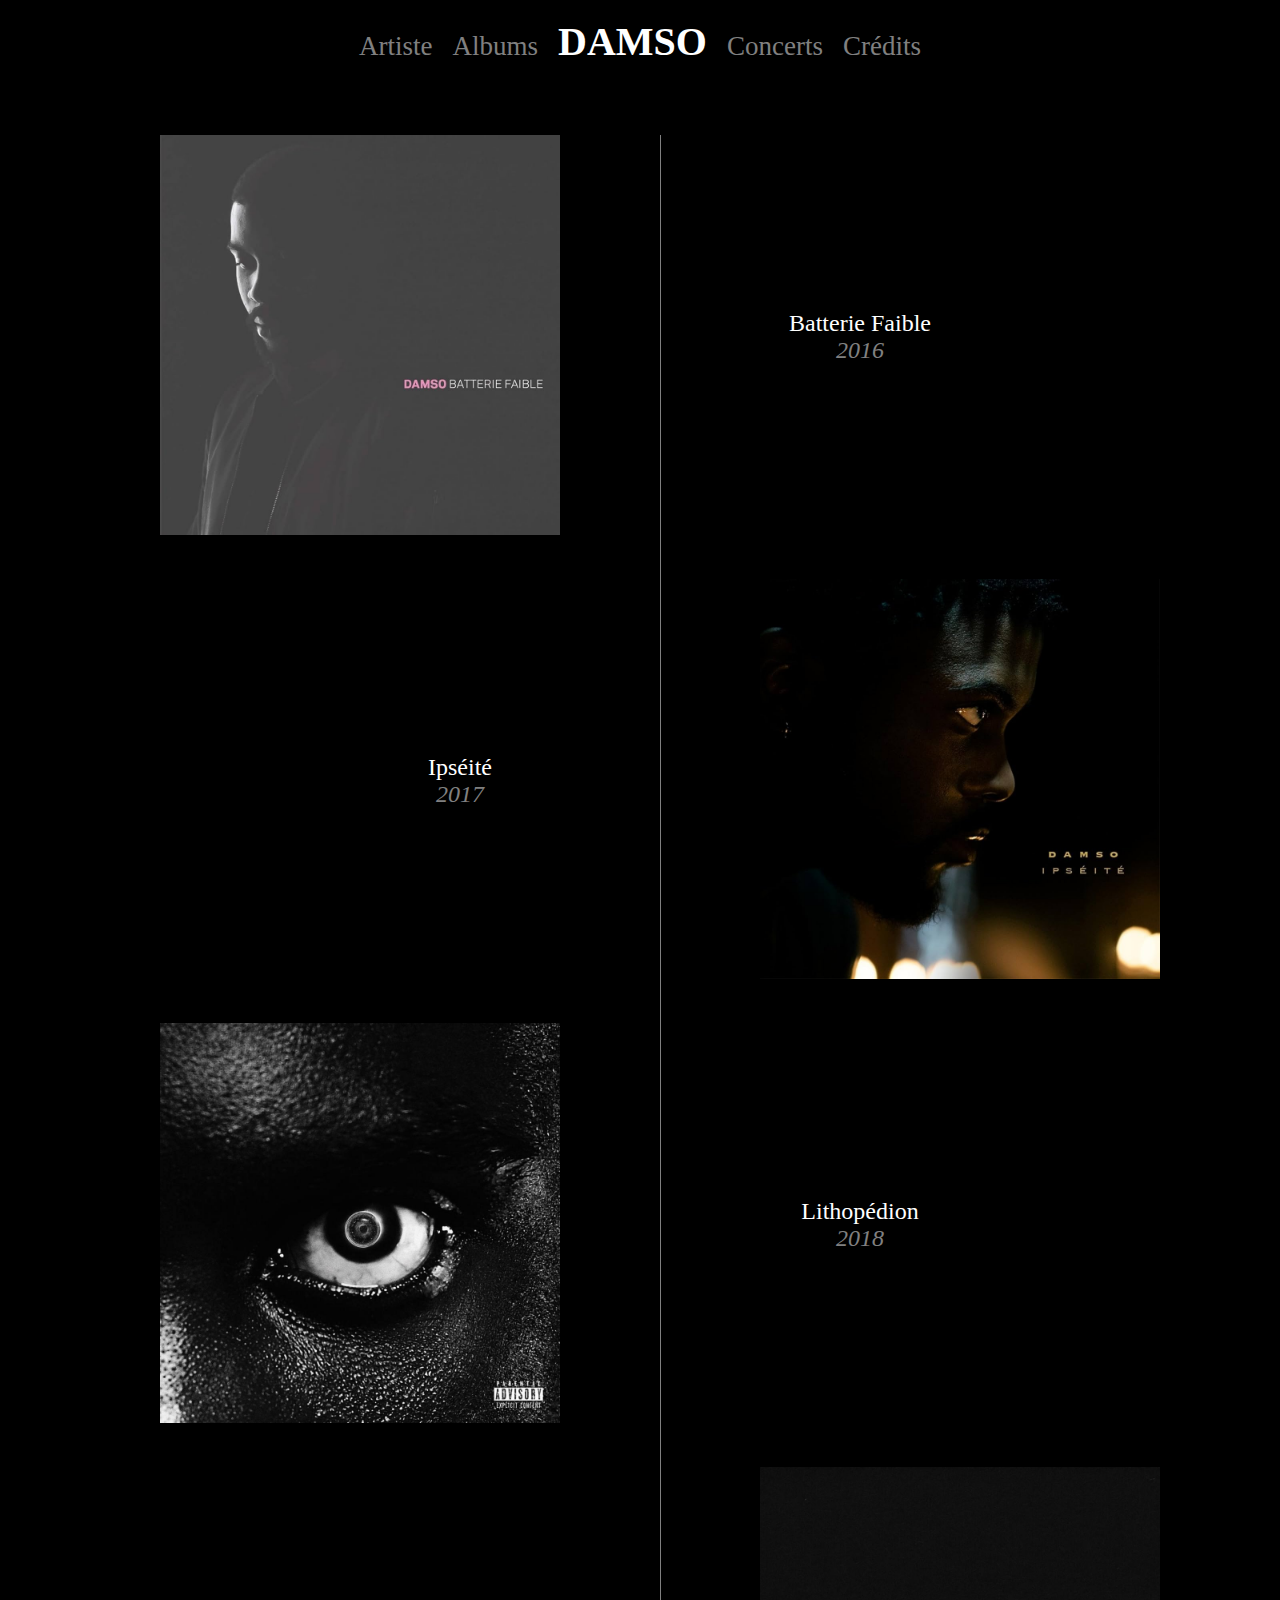
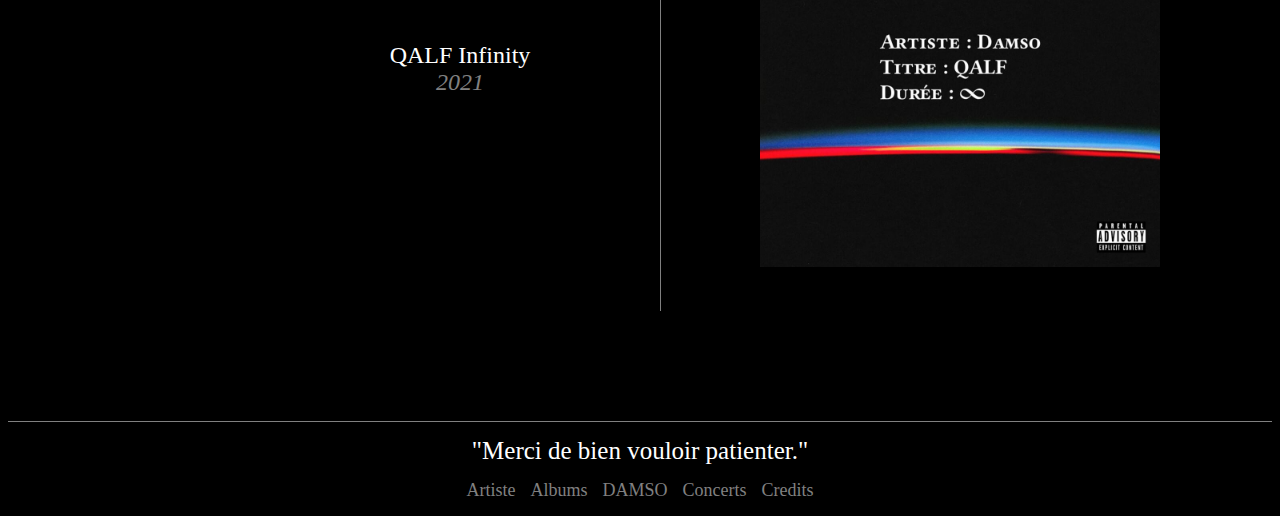
<file: album.html>
<!DOCTYPE html>
<html lang="en">
<head>
    <meta charset="UTF-8">
    <meta name="viewport" content="width=device-width, initial-scale=1.0">
    <title>Document</title>
    <link rel="stylesheet" href="../css/navbar.css">
    <link rel="stylesheet" href="../css/album.css">
    <link rel="stylesheet" href="../css/footer.css">
</head>
<body>
    <nav>
        <div id="navbar-wrapper">
            <div id="navbar-container">
                <a href="artist.html"><div class="navbar-element">Artiste</div></a>
                <a href="album.html"><div class="navbar-element">Albums</div></a>
                <a href="index.html"><div class="navbar-element" id="navbar-active">DAMSO</div></a>
                <a href="tour.html"><div class="navbar-element">Concerts</div></a>
                <a href="credits.html"><div class="navbar-element">Crédits</div></a>
            </div>
        </div>
    </nav>

    <div id="album-wrapper">
        <div id="album-container">

            <div class="bloc bloc-left">
                <div class="bloc-img">
                    <a href="https://open.spotify.com/intl-fr/album/4beTtJKeg3ITJsiVuxkiV0?si=8f2609ad66a94e98">
                        <img src="./img/batterie_faible.jpg" alt="Batterie Faible">
                    </a>
            </div>
                <div class="bloc-text">
                    <div class="bloc-title">Batterie Faible</div>
                    <div class="bloc-release">2016</div>
                </div>
                <div class="separator"></div>
            </div>

            <div class="bloc bloc-right">
                <div class="bloc-img">
                    <a href="https://open.spotify.com/intl-fr/album/7ovdjtmV0Bkm4Xb4pqtrZt?si=SvYWcNiwQTmHHa_AetQ2kA"><img src="./img/ipséité.jpg" alt="Ipséité"></a>
                </div>
                <div class="bloc-text">
                    <div class="bloc-title">Ipséité</div>
                    <div class="bloc-release">2017</div>
                </div>
                <div class="separator"></div>
            </div>

            <div class="bloc bloc-left">
                <div class="bloc-img">
                    <a href="https://open.spotify.com/intl-fr/album/2zgjFPyhn0cMxKzW2IiGUT?si=3Uj_T0-fQwWWwRTfV_m-0A"><img src="./img/lithopédion.jpg" alt="Lithopédion"></a>
                </div>
                <div class="bloc-text">
                    <div class="bloc-title">Lithopédion</div>
                    <div class="bloc-release">2018</div>
                </div>
                <div class="separator"></div>
            </div>

            <div class="bloc bloc-right">
                <div class="bloc-img">
                    <a href="https://open.spotify.com/intl-fr/album/5Sb84P0BZuvCnYV0xJcNT1?si=LDDt0RI7RdaQONP-tgeu3Q"><img src="./img/qalf.jpg" alt="QALF"></a>
                </div>
                <div class="bloc-text">
                    <div class="bloc-title">QALF Infinity</div>
                    <div class="bloc-release">2021</div>
                </div>
                <div class="separator"></div>
            </div>

        </div>
    </div>

    <footer>
        <div id="footer-wrapper">
            <div id="footer-container">
                    <div class="footer-title">"Merci de bien vouloir patienter."</div>
                    <div id="credits-bloc">
                        <a href="artist.html"><div class="Credits">Artiste</div></a>
                        <a href="album.html"><div class="Credits">Albums</div></a>
                        <a href="index.html"><div class="Credits">DAMSO</div></a>
                        <a href="tour.html"><div class="Credits">Concerts</div></a>
                        <a href="credits.html"><div class="Credits">Credits</div></a>
                    </div>
                </div>
            </div>
        </div>
    </footer>
    
</body>
</html>
</file>
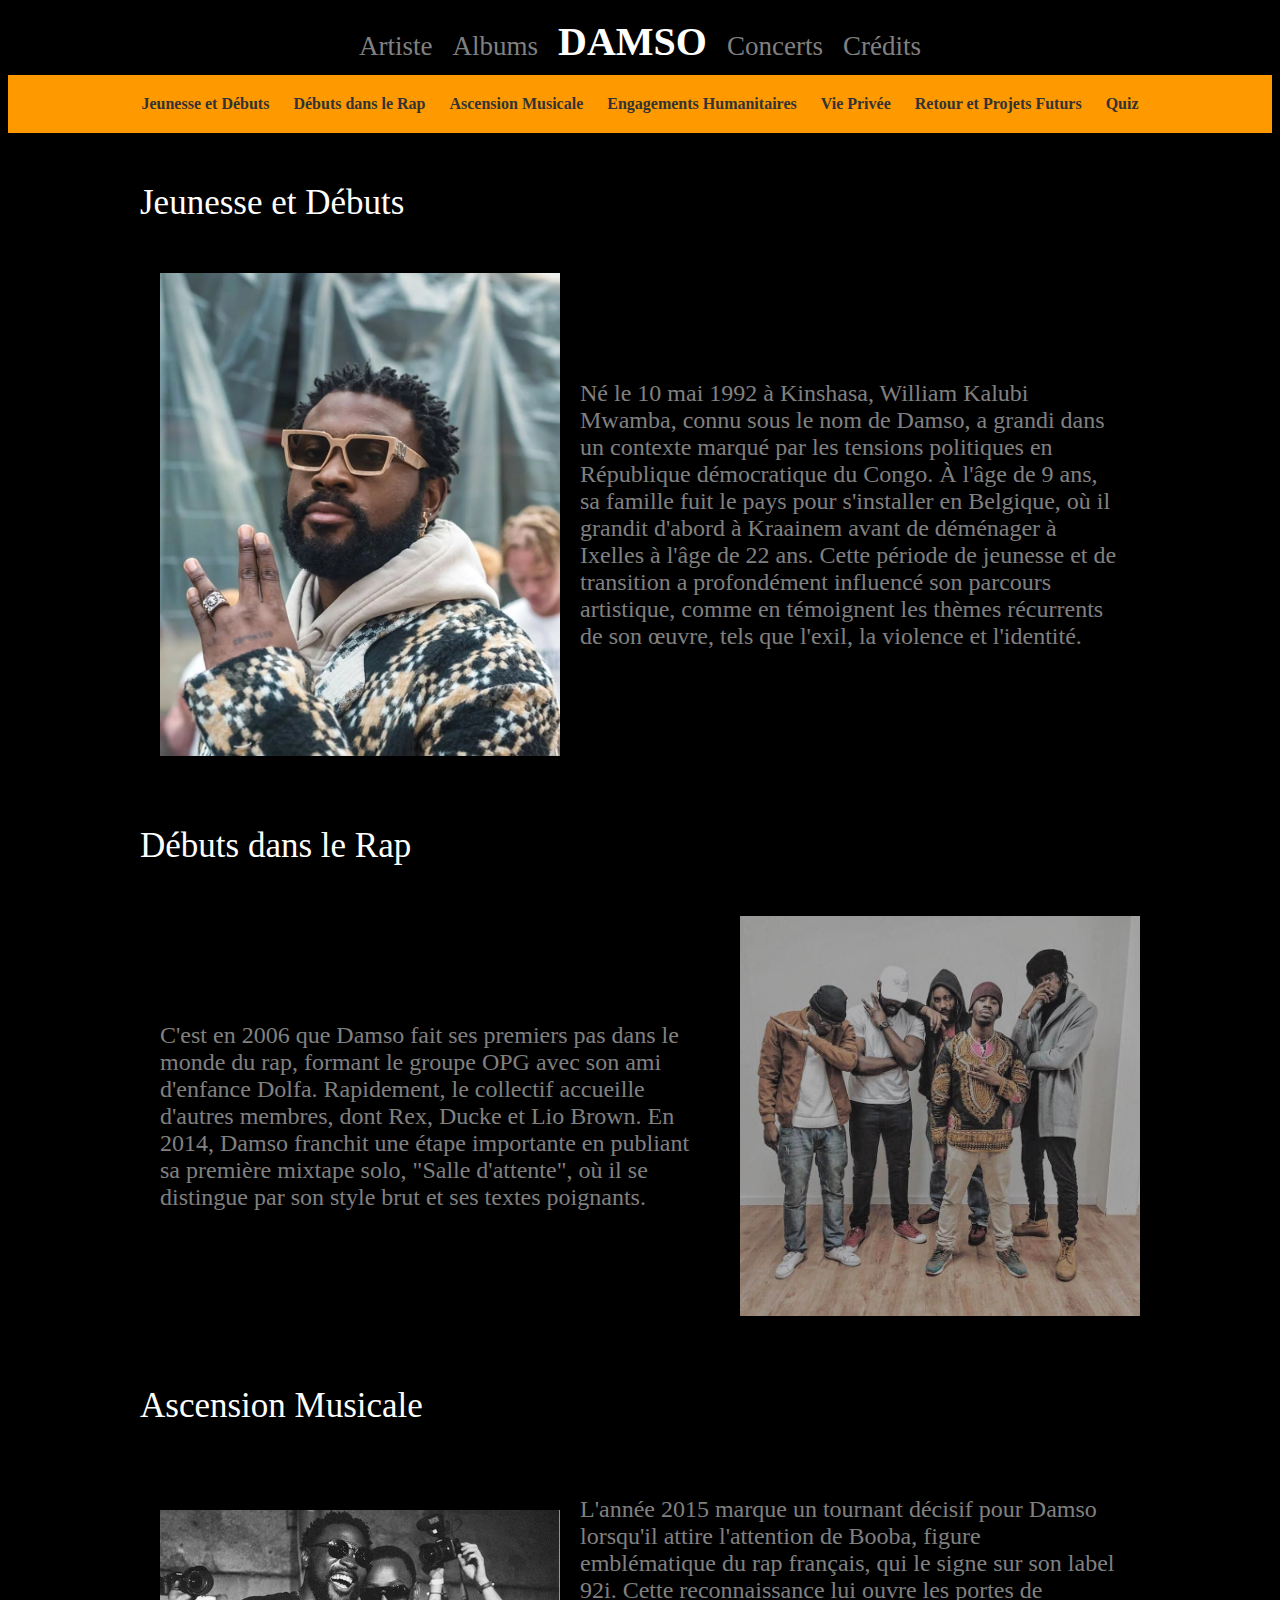
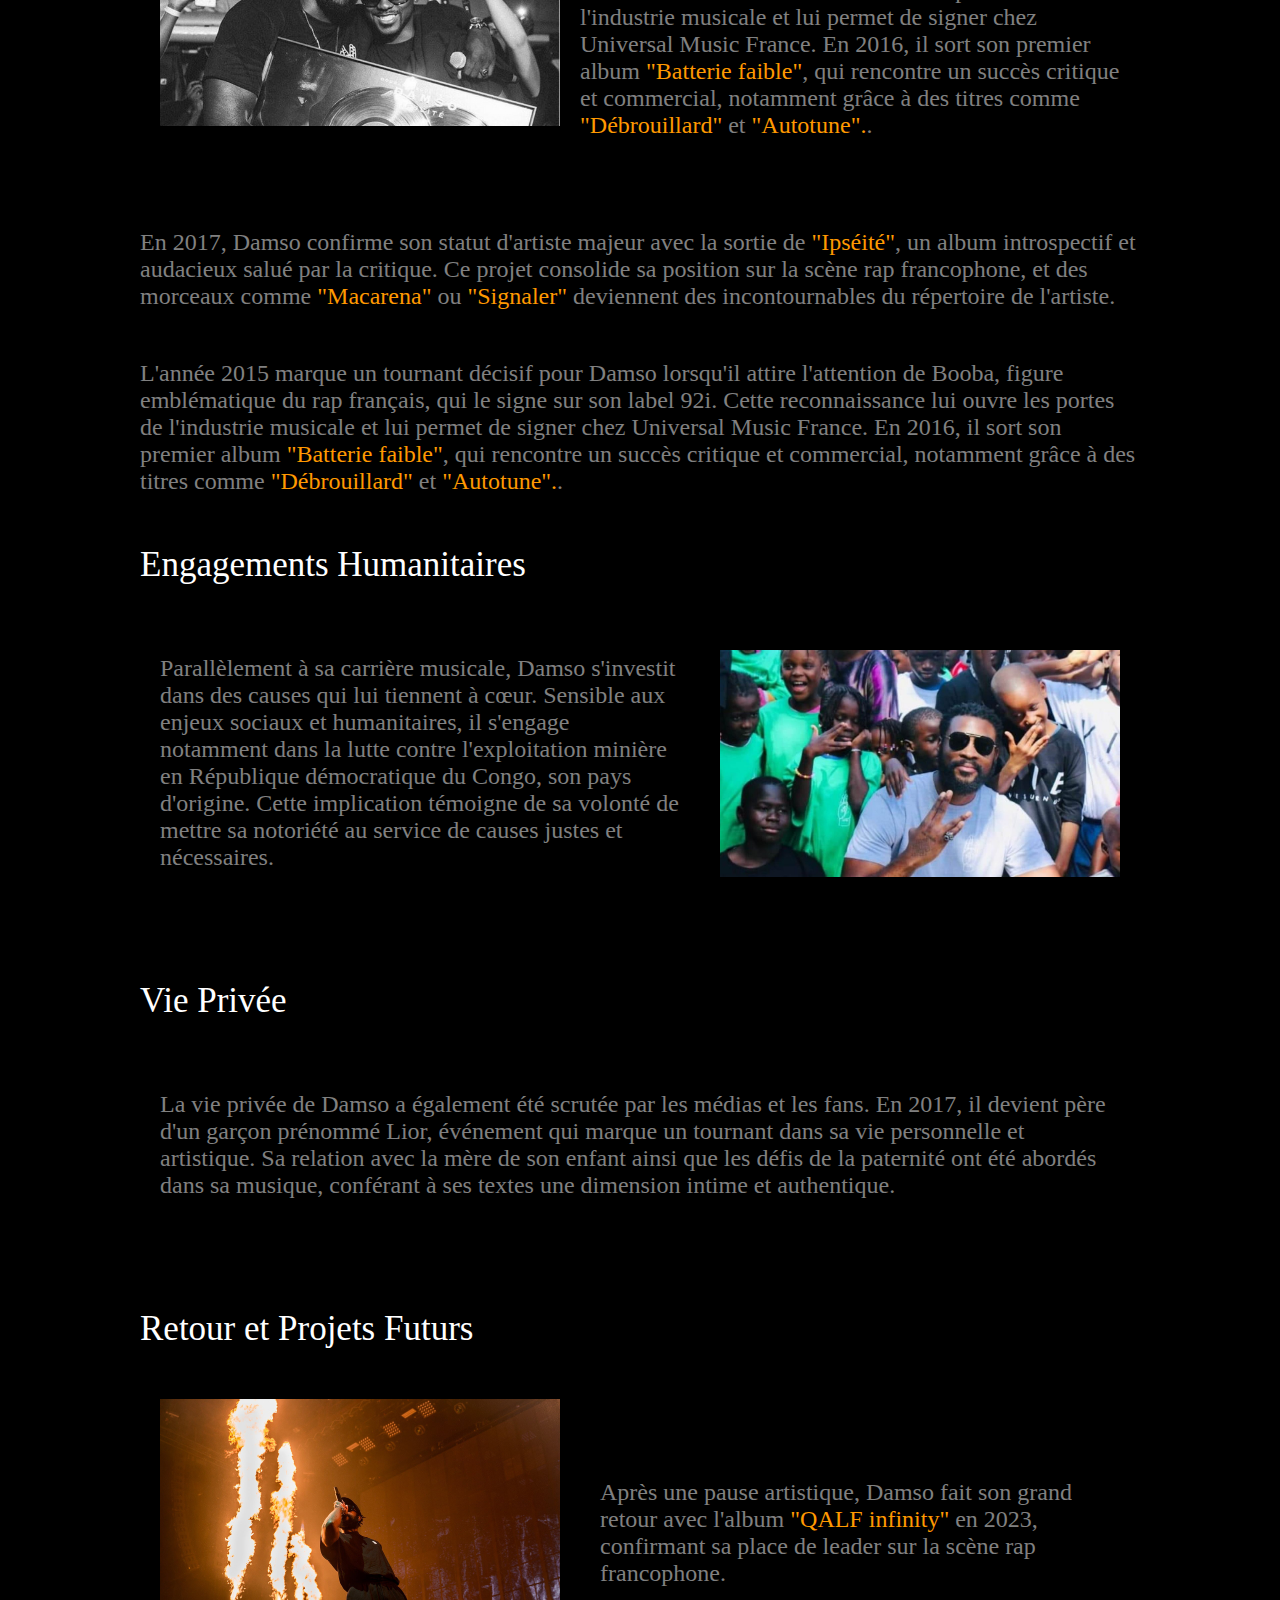
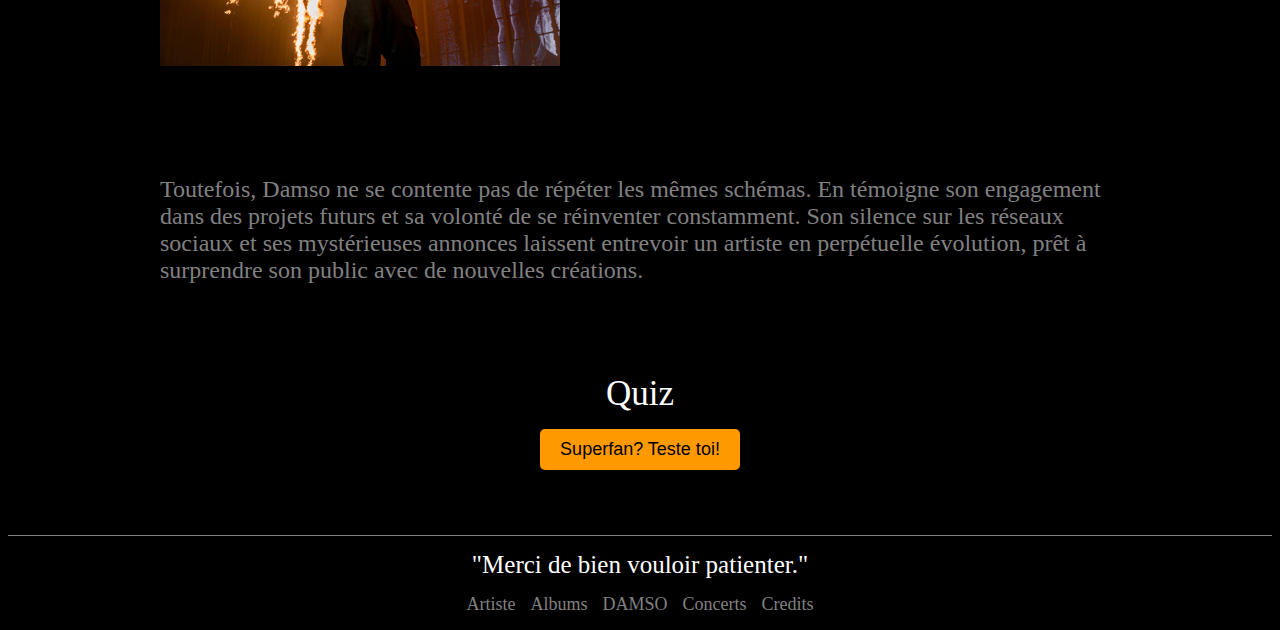
<file: artist.html>
<!DOCTYPE html>
<html lang="fr">
<head>
    <meta charset="UTF-8">
    <title>Damso : L'artiste</title>
    <link rel="preconnect" href="https://fonts.googleapis.com">
    <link rel="preconnect" href="https://fonts.gstatic.com" crossorigin>
    <link href="https://fonts.googleapis.com/css2?family=Patua+One&display=swap" rel="stylesheet">
    <link rel="stylesheet" href="../css/artist.css">
    <link rel="stylesheet" href="../css/navbar.css">
    <link rel="stylesheet" href="../css/footer.css">
</head>
<body>

    <nav>
        <div id="navbar-wrapper">
            <div id="navbar-container">
                <a href="artist.html"><div class="navbar-element">Artiste</div></a>
                <a href="album.html"><div class="navbar-element">Albums</div></a>
                <a href="index.html"><div class="navbar-element" id="navbar-active">DAMSO</div></a>
                <a href="tour.html"><div class="navbar-element">Concerts</div></a>
                <a href="credits.html"><div class="navbar-element">Crédits</div></a>
            </div>
        </div>
    </nav>
    <div id="sommaire">
        <a href="#jeunesse-et-debuts">Jeunesse et Débuts</a>
        <a href="#debuts-dans-le-rap">Débuts dans le Rap</a>
        <a href="#ascension-musicale">Ascension Musicale</a>
        <a href="#engagements-humanitaires">Engagements Humanitaires</a>
        <a href="#vie-privee">Vie Privée</a>
        <a href="#retour-et-projets-futurs">Retour et Projets Futurs</a>
        <a href="#quiz">Quiz</a>
    </div> 
    <div id="artist-wrapper">
        <div id="artist-container">
            
            <div class="Title" id="jeunesse-et-debuts">Jeunesse et Débuts</div>
            <div class="bloc">
                <img src="img/damso1.jpg" alt="Damso">
                <div class="Text">
                    Né le 10 mai 1992 à Kinshasa, William Kalubi Mwamba, connu sous le nom de Damso, 
                    a grandi dans un contexte marqué par les tensions politiques en République 
                    démocratique du Congo. À l'âge de 9 ans, sa famille fuit le pays pour 
                    s'installer en Belgique, où il grandit d'abord à Kraainem avant de déménager 
                    à Ixelles à l'âge de 22 ans. Cette période de jeunesse et de transition a 
                    profondément influencé son parcours artistique, comme en témoignent les thèmes
                        récurrents de son œuvre, tels que l'exil, la violence et l'identité.
                </div>
            </div>
            <div class="Title"id="debuts-dans-le-rap">Débuts dans le Rap</div>
            <div class="bloc">
                
                <div class="Text">
                    C'est en 2006 que Damso fait ses premiers pas dans le monde du rap, formant le
                    groupe OPG avec son ami d'enfance Dolfa. Rapidement, le collectif accueille 
                    d'autres membres, dont Rex, Ducke et Lio Brown. En 2014, Damso franchit une 
                    étape importante en publiant sa première mixtape solo, 
                    "Salle d'attente", où il se distingue par son style brut et ses textes 
                    poignants.
                </div>
                <img src="img/opg.jpg" alt="OPG">
            </div>
            <div class="Title" id="ascension-musicale">Ascension Musicale</div>

            <div class="bloc">
                <img src="img/disquedor.jpg" alt="Disque d'or">
                <div class="Text">
                    L'année 2015 marque un tournant décisif pour Damso lorsqu'il attire l'attention
                    de Booba, figure emblématique du rap français, qui le signe sur son label 92i.
                    Cette reconnaissance lui ouvre les portes de l'industrie musicale et lui 
                    permet de signer chez Universal Music France. En 2016, il sort son premier
                    album <a href="https://open.spotify.com/intl-fr/album/4beTtJKeg3ITJsiVuxkiV0?si=d63bf963f9e44b34" target="_blank">"Batterie faible"</a>, 
                    qui rencontre un succès critique et commercial, notamment grâce à des titres 
                    comme <a href="https://open.spotify.com/intl-fr/track/6mh0eQxRc5QFbffaC9zlVl?si=e951149f34294b2b">"Débrouillard" </a> et 
                    <a href="https://open.spotify.com/intl-fr/track/1H7hJnHjlOgb2IOuBgy3Ec?si=bd8133a26d2748e9">"Autotune".</a>.
                </div>
                
            </div>
            <div class="Text">
                En 2017, Damso confirme son statut d'artiste majeur avec la sortie de 
                <a href="https://open.spotify.com/intl-fr/album/7ovdjtmV0Bkm4Xb4pqtrZt?si=74de1dd156f64dce" target="_blank">"Ipséité"</a>,
                un album introspectif et audacieux salué par la critique. Ce projet
                consolide sa position sur la scène rap francophone, et des 
                morceaux comme <a href="https://open.spotify.com/intl-fr/track/2ewjMyCbNv2X1dB2qIDCwD?si=60e758a0f0ab4201" target="_blank">"Macarena"</a> ou 
                <a href="https://open.spotify.com/intl-fr/track/0z0izoGFPCoPJKFi41azyb?si=2abf37a7ce5c4902" target="_blank">"Signaler"</a>
                deviennent des incontournables du répertoire de l'artiste.
            </div>
            <div class="Text">
                L'année 2015 marque un tournant décisif pour Damso lorsqu'il attire l'attention
                de Booba, figure emblématique du rap français, qui le signe sur son label 92i.
                Cette reconnaissance lui ouvre les portes de l'industrie musicale et lui 
                permet de signer chez Universal Music France. En 2016, il sort son premier
                album <a href="https://open.spotify.com/intl-fr/album/4beTtJKeg3ITJsiVuxkiV0?si=d63bf963f9e44b34" target="_blank">"Batterie faible"</a>, 
                qui rencontre un succès critique et commercial, notamment grâce à des titres 
                comme <a href="https://open.spotify.com/intl-fr/track/6mh0eQxRc5QFbffaC9zlVl?si=e951149f34294b2b">"Débrouillard" </a> et 
                <a href="https://open.spotify.com/intl-fr/track/1H7hJnHjlOgb2IOuBgy3Ec?si=bd8133a26d2748e9">"Autotune".</a>.
            </div>
            <div class="Title" id="engagements-humanitaires">Engagements Humanitaires</div>

            <div class="bloc">
                <div class="bloc">
                    <div class="Text">
                        Parallèlement à sa carrière musicale, Damso s'investit dans des causes qui lui tiennent à cœur. 
                        Sensible aux enjeux sociaux et humanitaires, il s'engage notamment dans la lutte contre l'exploitation
                        minière en République démocratique du Congo, son pays d'origine. Cette implication témoigne de sa volonté 
                        de mettre sa notoriété au service de causes justes et nécessaires.
                    </div>
                    <img src="img/engagement.jpg" alt="Engagement Damso">
                </div>
            </div>
            <div class="Title" id="vie-privee">Vie Privée</div>
            <div class="bloc">
                <div class="bloc">
                    <div class="Text">
                        La vie privée de Damso a également été scrutée par les médias et les fans. En 2017,
                         il devient père d'un garçon prénommé Lior, événement qui marque un tournant dans sa
                          vie personnelle et artistique. Sa relation avec la mère de son enfant ainsi que les
                           défis de la paternité ont été abordés dans sa musique, conférant à ses textes une
                            dimension intime et authentique.
                    </div>
                </div>
            </div>

            <div class="Title" id="retour-et-projets-futurs">Retour et Projets Futurs</div>
            <div class="bloc">
                <div class="bloc">
                    <img src="img/damso2.jpg" alt="Damso">
                    
                    <div class="Text">
                        Après une pause artistique, Damso fait son grand retour avec l'album 
                        <a href="https://open.spotify.com/intl-fr/album/5Sb84P0BZuvCnYV0xJcNT1?si=5bf1f39e84a544d6 " target="_blank">"QALF infinity"</a>
                         en 2023, confirmant sa place de leader sur la scène rap francophone.
                    </div>
                    
                </div>
                
            </div>
            <div class="bloc">
                <div class="Text">
                    Toutefois, Damso ne se contente pas de répéter les mêmes schémas. En témoigne son engagement
                    dans des projets futurs et sa volonté de se réinventer constamment. Son silence sur les réseaux
                    sociaux et ses mystérieuses annonces laissent entrevoir un artiste en perpétuelle évolution,
                    prêt à surprendre son public avec de nouvelles créations.
                </div>
            </div>
        </div>
    </div>

    <div id="quiz-section">
        <div class="Title" id="quiz"> Quiz</div>
        <button id="start-quiz-btn">Superfan? Teste toi! </button>
        <div id="quiz-popup" style="display: none;">
            <p>Le quiz va débuter dans <span id="countdown">3</span> secondes...</p>
        </div>
        <div id="quiz-wrapper" style="display: none;">
            <h2>Teste tes connaissances sur Damso</h2>
            <form id="quiz-form">
                <div class="user-info">
                    <label for="username">Nom :</label>
                    <input type="text" id="username" name="username" required>
                </div>
                <div class="user-info">
                    <label for="email">Email :</label>
                    <input type="email" id="email" name="email" required>
                </div>
                <div class="quiz-question">
                    <p>Quand est né Damso ?</p>
                    <input type="radio" id="q1a" name="question1" value="10 mai 1992">
                    <label for="q1a">10 mai 1992</label><br>
                    <input type="radio" id="q1b" name="question1" value="15 juin 1993">
                    <label for="q1b">15 juin 1993</label><br>
                    <input type="radio" id="q1c" name="question1" value="20 juillet 1991">
                    <label for="q1c">20 juillet 1991</label>
                </div>
                <div class="quiz-question">
                    <p>Quel est le titre de son premier album ?</p>
                    <input type="radio" id="q2a" name="question2" value="Batterie faible">
                    <label for="q2a">Batterie faible</label><br>
                    <input type="radio" id="q2b" name="question2" value="Ipséité">
                    <label for="q2b">Ipséité</label><br>
                    <input type="radio" id="q2c" name="question2" value="QALF">
                    <label for="q2c">QALF</label>
                </div>
                <div class="quiz-question">
                    <p>En quelle année a-t-il rejoint le label 92i ?</p>
                    <input type="radio" id="q3a" name="question3" value="2013">
                    <label for="q3a">2013</label><br>
                    <input type="radio" id="q3b" name="question3" value="2015">
                    <label for="q3b">2015</label><br>
                    <input type="radio" id="q3c" name="question3" value="2017">
                    <label for="q3c">2017</label>
                </div>
                <div class="quiz-question">
                    <p>Quelle chanson de l'album "Ipséité" a connu un grand succès ? (choisissez tout ce qui s'applique)</p>
                    <input type="checkbox" id="q4a" name="question4" value="Macarena">
                    <label for="q4a">Macarena</label><br>
                    <input type="checkbox" id="q4b" name="question4" value="Mosaïque Solitaire">
                    <label for="q4b">Mosaïque Solitaire</label><br>
                    <input type="checkbox" id="q4c" name="question4" value="Signaler">
                    <label for="q4c">Signaler</label>
                </div>
                <div class="quiz-question">
                    <p>Quelle est une des thématiques récurrentes dans les œuvres de Damso ?</p>
                    <select id="question5" name="question5">
                        <option value="Joie de vivre">Joie de vivre</option>
                        <option value="Féminisme">Féminisme</option>
                        <option value="Fête">Fête</option>
                        <option value="Identité">Identité</option>
                    </select>
                </div>
                <div class="quiz-question">
                    <p>Combien de membres composent le groupe OPG formé par Damso ?</p>
                    <input type="number" id="question6" name="question6" min="1" max="10">
                </div>
                <button type="submit">Soumettre</button>
            </form>
            <div id="quiz-result"></div>
        </div>
        <div id="quiz-timer" style="display: none;">Temps restant : <span id="time-left">60</span> secondes</div>
    </div>
    
    <script src="../js/quiz.js"></script>

    <footer>
        <div id="footer-wrapper">
            <div id="footer-container">
                    <div class="footer-title">"Merci de bien vouloir patienter."</div>
                    <div id="credits-bloc">
                        <a href="artist.html"><div class="Credits">Artiste</div></a>
                        <a href="album.html"><div class="Credits">Albums</div></a>
                        <a href="index.html"><div class="Credits">DAMSO</div></a>
                        <a href="tour.html"><div class="Credits">Concerts</div></a>
                        <a href="credits.html"><div class="Credits">Credits</div></a>
                    </div>
                </div>
            </div>
        </div>
    </footer>
</body>
</html>
</file>
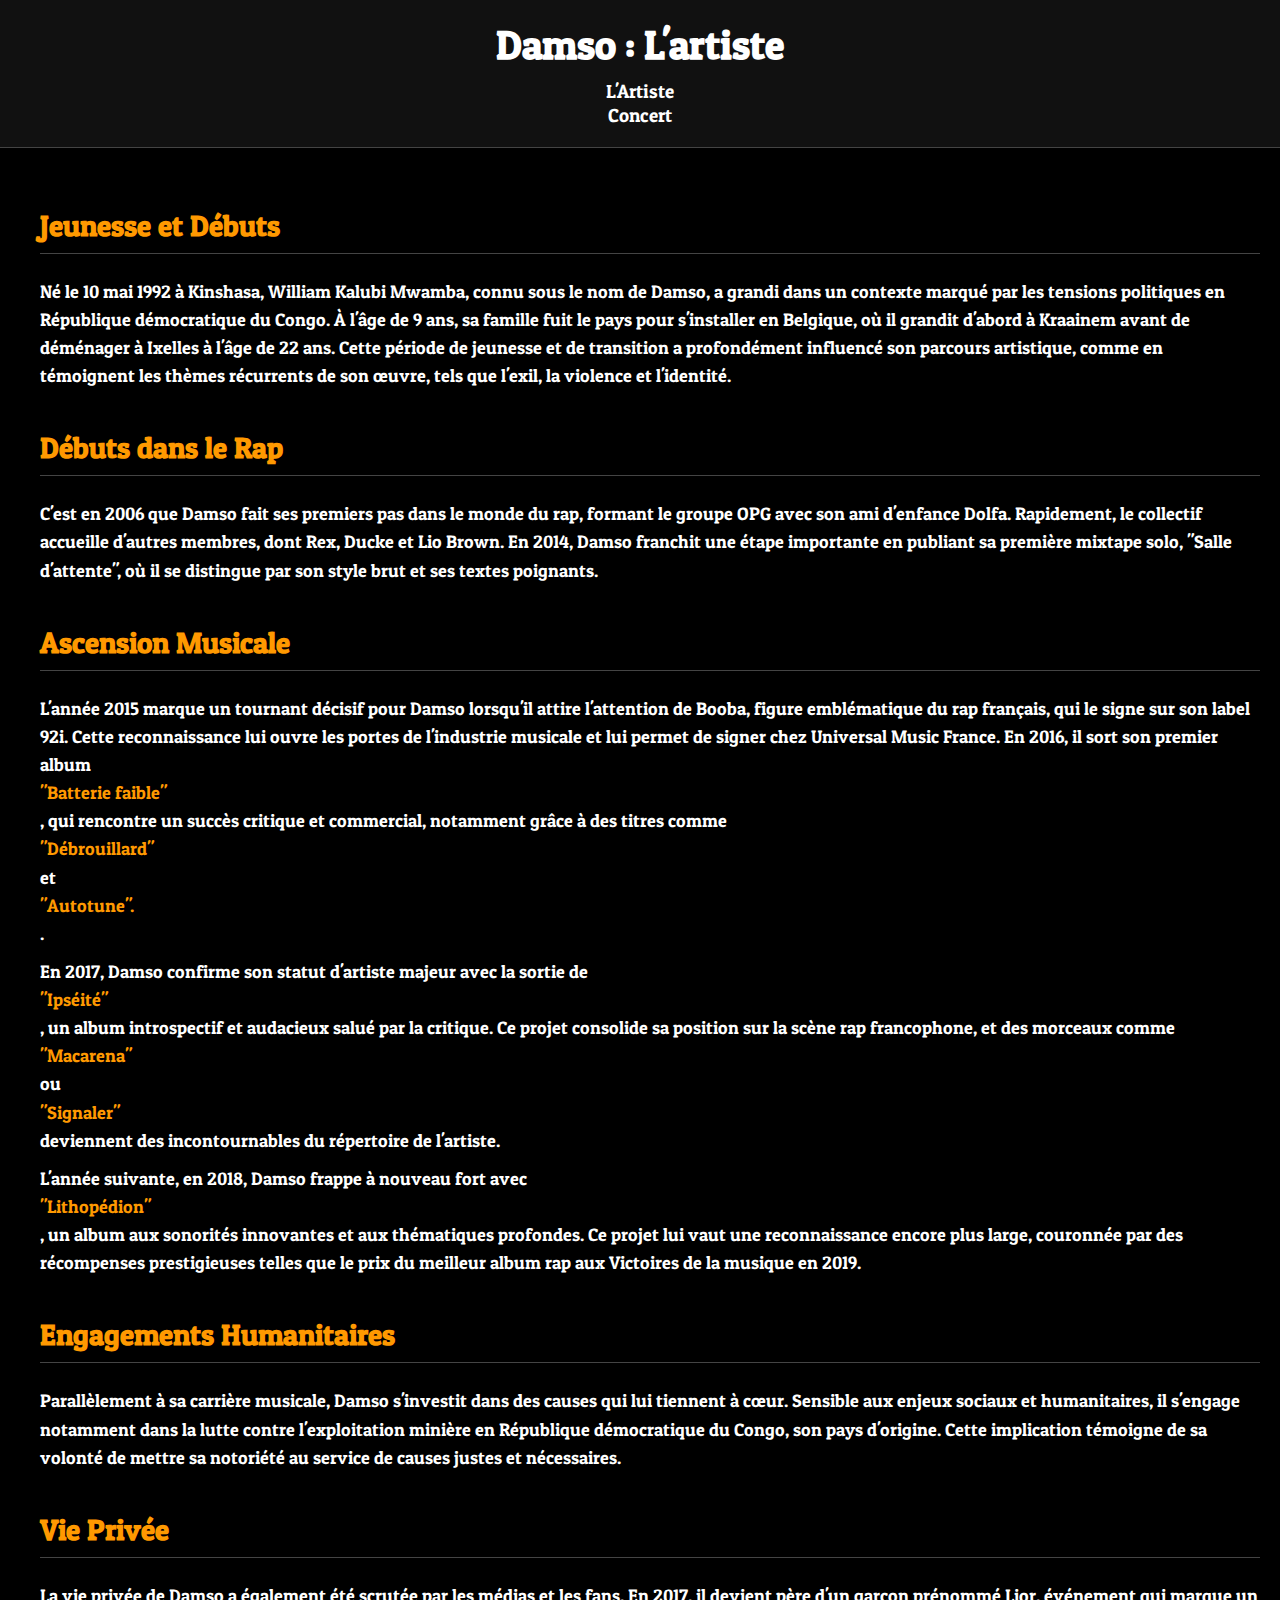
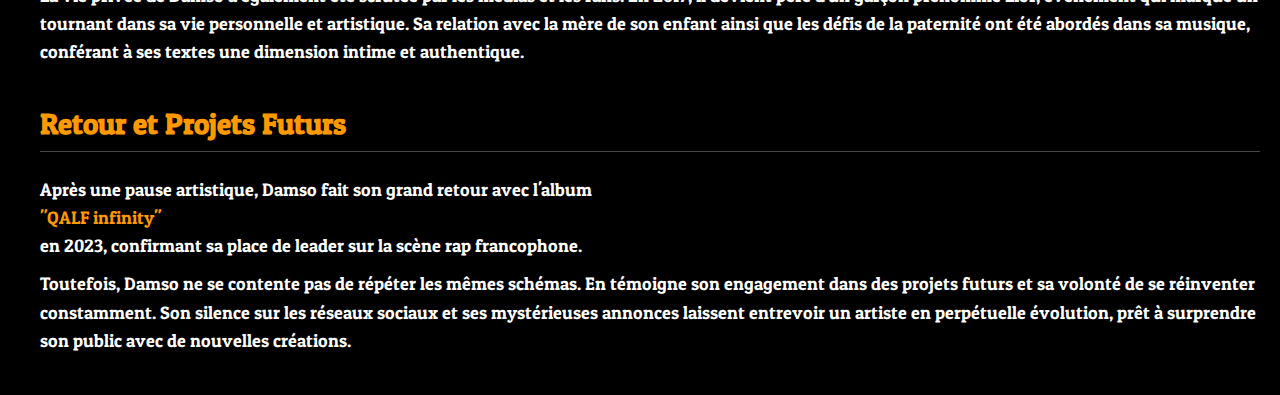
<file: html/artist.html>
<!DOCTYPE html>
<html lang="fr">
<head>
    <meta charset="UTF-8">
    <title>Damso : L'artiste</title>
    <link rel="preconnect" href="https://fonts.googleapis.com">
    <link rel="preconnect" href="https://fonts.gstatic.com" crossorigin>
    <link href="https://fonts.googleapis.com/css2?family=Patua+One&display=swap" rel="stylesheet">
    <link rel="stylesheet" href="../css/style.css">
</head>
<body>
    <header>
        <h1>Damso : L'artiste</h1>
        <nav>
            <a href="artist.html">L'Artiste</a>
            <a href="tour.html">Concert</a>
        </nav>
    </header>
    <main>
        <section>
            <ol>
                <li>
                    <h2>Jeunesse et Débuts</h2>
                    <p>
                        Né le 10 mai 1992 à Kinshasa, William Kalubi Mwamba, connu sous le nom de Damso, 
                        a grandi dans un contexte marqué par les tensions politiques en République 
                        démocratique du Congo. À l'âge de 9 ans, sa famille fuit le pays pour 
                        s'installer en Belgique, où il grandit d'abord à Kraainem avant de déménager 
                        à Ixelles à l'âge de 22 ans. Cette période de jeunesse et de transition a 
                        profondément influencé son parcours artistique, comme en témoignent les thèmes
                         récurrents de son œuvre, tels que l'exil, la violence et l'identité.
                    </p>
                </li>
                <li>
                    <h2>Débuts dans le Rap</h2>
                    <p>
                        C'est en 2006 que Damso fait ses premiers pas dans le monde du rap, formant le
                         groupe OPG avec son ami d'enfance Dolfa. Rapidement, le collectif accueille 
                         d'autres membres, dont Rex, Ducke et Lio Brown. En 2014, Damso franchit une 
                         étape importante en publiant sa première mixtape solo, 
                         "Salle d'attente", où il se distingue par son style brut et ses textes 
                         poignants.
                    </p>
                </li>
                <li>
                    <h2>Ascension Musicale</h2>
                    <p>
                        L'année 2015 marque un tournant décisif pour Damso lorsqu'il attire l'attention
                         de Booba, figure emblématique du rap français, qui le signe sur son label 92i.
                          Cette reconnaissance lui ouvre les portes de l'industrie musicale et lui 
                          permet de signer chez Universal Music France. En 2016, il sort son premier
                         album <a href="https://open.spotify.com/intl-fr/album/4beTtJKeg3ITJsiVuxkiV0?si=d63bf963f9e44b34" target="_blank">"Batterie faible"</a>, 
                         qui rencontre un succès critique et commercial, notamment grâce à des titres 
                         comme <a href="https://open.spotify.com/intl-fr/track/6mh0eQxRc5QFbffaC9zlVl?si=e951149f34294b2b">"Débrouillard" </a> et 
                         <a href="https://open.spotify.com/intl-fr/track/1H7hJnHjlOgb2IOuBgy3Ec?si=bd8133a26d2748e9">"Autotune".</a>.
                    </p>
                    <p>
                        En 2017, Damso confirme son statut d'artiste majeur avec la sortie de 
                        <a href="https://open.spotify.com/intl-fr/album/7ovdjtmV0Bkm4Xb4pqtrZt?si=74de1dd156f64dce" target="_blank">"Ipséité"</a>,
                         un album introspectif et audacieux salué par la critique. Ce projet
                          consolide sa position sur la scène rap francophone, et des 
                          morceaux comme <a href="https://open.spotify.com/intl-fr/track/2ewjMyCbNv2X1dB2qIDCwD?si=60e758a0f0ab4201" target="_blank">"Macarena"</a> ou 
                          <a href="https://open.spotify.com/intl-fr/track/0z0izoGFPCoPJKFi41azyb?si=2abf37a7ce5c4902" target="_blank">"Signaler"</a>
                           deviennent des incontournables du répertoire de l'artiste.
                    </p>
                    <p>
                        L'année suivante, en 2018, Damso frappe à nouveau fort avec 
                        <a href="https://open.spotify.com/intl-fr/album/7JJ1Zqwc0m0cDyXXodXCqb?si=eca63ab45ce74729" target="_blank">"Lithopédion"</a>, 
                        un album aux sonorités innovantes et aux thématiques profondes. Ce projet lui vaut une reconnaissance 
                        encore plus large, couronnée par des récompenses prestigieuses telles que le prix du meilleur album rap
                         aux Victoires de la musique en 2019.
                    </p>
                </li>
                <li>
                    <h2>Engagements Humanitaires</h2>
                    <p>
                        Parallèlement à sa carrière musicale, Damso s'investit dans des causes qui lui tiennent à cœur. Sensible aux enjeux sociaux et humanitaires, il s'engage notamment dans la lutte contre l'exploitation minière en République démocratique du Congo, son pays d'origine. Cette implication témoigne de sa volonté de mettre sa notoriété au service de causes justes et nécessaires.
                    </p>
                </li>
                <li>
                    <h2>Vie Privée</h2>
                    <p>
                        La vie privée de Damso a également été scrutée par les médias et les fans. En 2017, il devient père d'un garçon prénommé Lior, événement qui marque un tournant dans sa vie personnelle et artistique. Sa relation avec la mère de son enfant ainsi que les défis de la paternité ont été abordés dans sa musique, conférant à ses textes une dimension intime et authentique.
                    </p>
                </li>
                <li>
                    <h2>Retour et Projets Futurs</h2>
                    <p>
                        Après une pause artistique, Damso fait son grand retour avec l'album <a href="https://open.spotify.com/intl-fr/album/5Sb84P0BZuvCnYV0xJcNT1?si=5bf1f39e84a544d6 " target="_blank">"QALF infinity"</a> en 2023, confirmant sa place de leader sur la scène rap francophone. 
                    </p>
                    <p>
                        Toutefois, Damso ne se contente pas de répéter les mêmes schémas. En témoigne son engagement dans des projets futurs et sa volonté de se réinventer constamment. Son silence sur les réseaux sociaux et ses mystérieuses annonces laissent entrevoir un artiste en perpétuelle évolution, prêt à surprendre son public avec de nouvelles créations.
                    </p>
                </li>
            </ol>
        </section>
    </main>
</body>
</html>
</file>
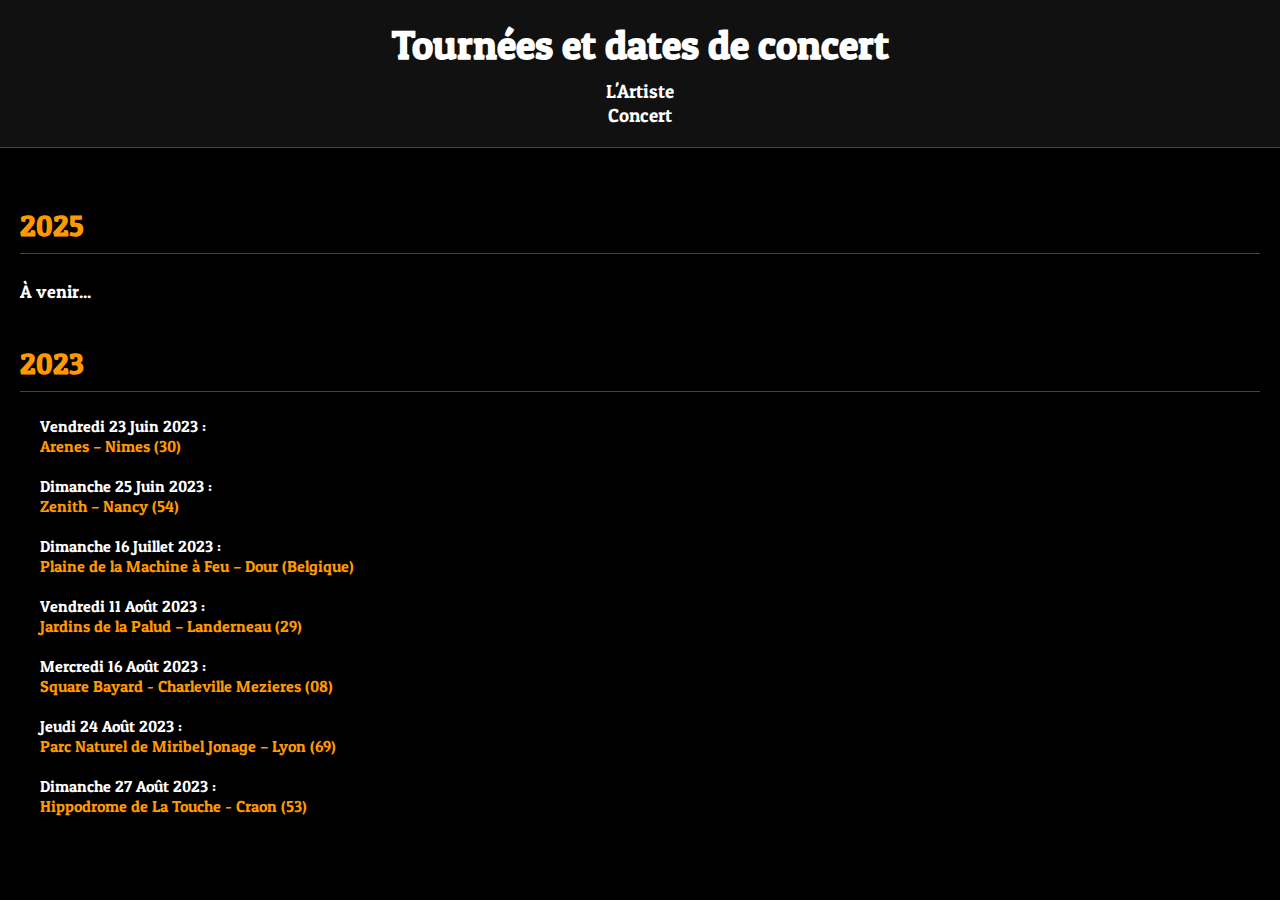
<file: html/tour.html>
<!DOCTYPE html>
<html lang="fr">
<head>
    <meta charset="UTF-8">
    <title>Damso : Tournées et dates de concert</title>
    <link rel="preconnect" href="https://fonts.googleapis.com">
    <link rel="preconnect" href="https://fonts.gstatic.com" crossorigin>
    <link href="https://fonts.googleapis.com/css2?family=Patua+One&display=swap" rel="stylesheet">
    <link rel="stylesheet" href="../css/style.css">
</head>
<body>
    <header>
        <h1>Tournées et dates de concert</h1>
        <nav>
            <a href="artist.html">L'Artiste</a>
            <a href="tour.html">Concert</a>            
        </nav>
    </header>
    <main>
        <section>
            <h2>2025</h2>
            <p>À venir...</p>
            <h2>2023</h2>
            <ul>
                <li>Vendredi 23 Juin 2023 : <a href="https://www.arenes-nimes.com/" target="_blank">Arenes – Nimes (30)</a></li>
                <li>Dimanche 25 Juin 2023 : <a href="https://www.zenith-de-nancy.com/" target="_blank">Zenith – Nancy (54)</a></li>
                <li>Dimanche 16 Juillet 2023 : <a href="https://www.infoconcert.com/salle/plaine-de-la-machine-a-feu-a-dour-9883/concerts.html" target="_blank">Plaine de la Machine à Feu – Dour (Belgique)</a></li>
                <li>Vendredi 11 Août 2023 : <a href="https://www.infoconcert.com/salle/jardins-de-la-palud-a-landerneau-55018/concerts.html" target="_blank">Jardins de la Palud – Landerneau (29)</a></li>
                <li>Mercredi 16 Août 2023 : <a href="https://www.infoconcert.com/salle/square-bayard-a-charleville-mezieres-15676/concerts.html" target="_blank">Square Bayard - Charleville Mezieres (08)</a></li>
                <li>Jeudi 24 Août 2023 : <a href="https://www.infoconcert.com/salle/parc-naturel-de-miribel-jonage-15842/concerts.html" target="_blank">Parc Naturel de Miribel Jonage – Lyon (69)</a></li>
                <li>Dimanche 27 Août 2023 : <a href="https://www.hippodrome-craon.fr/" target="_blank">Hippodrome de La Touche - Craon (53)</a></li>
            </ul>
        </section>
    </main>
</body>
</html>
</file>
<file: css/navbar.css>
#navbar-wrapper {
    padding: 10px;
}

#navbar-container {
    display: flex;
    align-items: baseline;
    justify-content: center;
    gap: 20px;
    font-size: 27px;
}

.navbar-element {
    color: grey;
}

#navbar-active {
    color: white;
    font-size: 40px;
    font-weight: 600;
}

a {
    text-decoration: none;
}
</file>
<file: css/album.css>
body {
    background-color: black;
    flex-direction: column;
}

#album-wrapper {
    display: flex;
    justify-content: center;
    align-items: center;
    flex-direction: column;
    width: 100%;
    padding: 20px;
}

#album-container {
    display: flex;
    flex-direction: column;
    width: 90%;
    max-width: 1000px;
    padding: 40px;
    position: relative;
}

.bloc {
    display: flex;
    justify-content: space-between;
    align-items: center;
    width: 100%;
    margin-bottom: 40px;
    position: relative;
}

.bloc-left {
    flex-direction: row;
}

.bloc-right {
    flex-direction: row-reverse;
}

.bloc-img img {
    height: 400px;
    width: 400px;
}
.bloc-img img:hover {
    border: 2px solid #fff;
}

.bloc-text {
    color: white;
    font-size: 24px;
    margin: 0 40px;
    flex: 1;
    text-align: center;
}

.bloc-release {
    color: grey;
    font-style: italic;
    font-size: 24px;
    margin: 0 40px;
    flex: 1;
    text-align: center;
}

.separator {
    position: absolute;
    left: 50%;
    top: 0;
    bottom: -40px;
    width: 1px;
    background-color: grey;
    z-index: -1;
}
</file>
<file: css/footer.css>
#footer-wrapper {
    border-top: 1px solid grey;
    margin-top: 50px;
}

#footer-container {
    display: flex;
    justify-content: center;
    align-items: center;
    flex-direction: column;
    margin: 15px;
    gap: 15px;
}

.footer-title {
    font-size: 25px;
    color: white;
}

#credits-bloc {
    display: flex;
    gap: 15px;
}

.Credits {
    font-size: 18px;
    color: grey;
    
    &:hover {
        text-decoration: underline;
    }
}
</file>
<file: css/artist.css>
body {
    background-color: #000;
    color: #fff;
}

a {
    color: #f90;
    text-decoration: none;
}

a:hover {
    color: #fff;
}

#artist-wrapper {
    margin-top: 50px;
    display: flex;
    align-items: center;
    justify-content: center;
}

#artist-container {
    max-width: 1000px;
    display: flex;
    flex-direction: column;
    gap: 50px;
}

.bloc {
    display: flex;
    flex-direction: row;
    align-items: center;
    margin-bottom: 20px; 
    
}

.bloc .Text {
    flex-grow: 1;
    padding: 20px;
    
}

.bloc img {
    width: 400px;
    height: auto;
}

.bloc:nth-child(even) img {
    margin-left: 20px; 
}

.bloc:nth-child(odd) img {
    margin-right: 20px; 
}


.Title {
    font-size: 35px;
    font-weight: 500;
}

.Text {
    font-size: 24px;
    color: grey;
}
/* Quiz styles */
#quiz-section {
    text-align: left;
    margin-top: 50px;
    display: flex;
    justify-content: center;
    align-items: center;
    flex-direction: column;
    gap: 15px;
}

#start-quiz-btn {
    background-color: #f90;
    color: #000;
    padding: 10px 20px;
    font-size: 18px;
    border: none;
    border-radius: 5px;
    cursor: pointer;
}

#start-quiz-btn:hover {
    background-color: #fff;
    color: #000;
}

#quiz-popup {
    margin: 20px 0;
    font-size: 18px;
    color: #fff;
}

#quiz-wrapper {
    margin-top: 50px;
    padding: 20px;
    border-radius: 10px;
    border: solid #ccc;
    max-width: 600px;
    margin: 50px auto;
}

#quiz-wrapper h2 {
    font-size: 28px;
    margin-bottom: 20px;
    color: #f90;
}

.quiz-question {
    margin-bottom: 20px;
    border: 1px solid #ccc;
    padding: 10px;
    border-radius: 5px;
}

.quiz-question p {
    margin-bottom: 5px;
    font-size: 18px;
    color: #f90;
}

button[type="submit"] {
    background-color: #f90;
    color: #000;
    padding: 10px 20px;
    font-size: 16px;
    border: none;
    border-radius: 5px;
    cursor: pointer;
}

button[type="submit"]:hover {
    background-color: #fff;
    color: #000;
}

#quiz-result {
    margin-top: 20px;
    font-size: 18px;
    color: white;
}

#quiz-timer {
    font-size: 18px;
    color: #f90;
    margin-top: 10px;
}

#sommaire {
    background-color: #f90;
    padding: 10px;
    overflow-x: auto;
    text-align: center;
}
#sommaire a {
    display: inline-block;
    padding: 10px;
    text-decoration: none;
    color: #333;
    font-weight: bold;
}
#sommaire a:hover {
    background-color: #ddd;
}
</file>
<file: css/style.css>
body {
    background-color: #000;
    color: #fff;
    font-family: 'Patua One', cursive;
    margin: 0;
    padding: 0;
}

header {
    background-color: #111;
    padding: 20px;
    text-align: center;
    border-bottom: 1px solid #444;
}

header h1 {
    margin: 0;
    font-size: 2.5em;
}

nav {
    margin-top: 10px;
}

nav a {
    color: #fff;
    text-decoration: none;
    margin: 0 15px;
    font-size: 1.2em;
    transition: color 0.3s;
}

nav a:hover {
    color: #f90;
}

main {
    padding: 20px;
}

section h2 {
    color: #f90;
    font-size: 1.8em;
    margin-top: 40px;
    border-bottom: 1px solid #444;
    padding-bottom: 10px;
}

ol, ul {
    padding-left: 20px;
}

ol li, ul li {
    margin-bottom: 20px;
}

a {
    color: #f90;
    text-decoration: none;
    transition: color 0.3s;
}

a:hover {
    color: #fff;
}

p {
    line-height: 1.6;
    font-size: 1.1em;
    margin: 10px 0;
}

header, main, nav, section, ol, ul, li, p, a, h1, h2 {
    display: block;
}

.countdown-container {
  margin-top: 300px;
  gap: 15px;
  display: flex;
  justify-content: center;
  align-items: center;
}

.countdown-item {
  font-size: 30px;
  margin: 0 10px;
}

.countown-bloc {
  display: flex;
  flex-direction: column;
  gap: 5px;
}

.digit {
  font-family: "Orbitron", sans-serif;
  display: inline-block;
  align-items: center;
  width: 50px;
  height: 70px;
  background-color: white;
  color: black;
  text-align: center;
  line-height: 70px;
  font-size: 36px;
  border-radius: 5px;
  font-weight: 700;
}

.digit-text {
  color: white;
  text-align: center;
  font-size: 25px;
}

body {
  background-color: black;
  height: 100vh;
  margin: 0;
  padding: 0;
}

#navbar-wrapper {
  padding: 10px;
}

#navbar-container {
  display: flex;
  align-items: baseline;
  justify-content: center;
  gap: 20px;
  font-size: 27px;
}

.navbar-element {
  color: grey;
}

#navbar-active {
  color: white;
  font-size: 40px;
  font-weight: 600;
}

a {
  text-decoration: none;
}
</file>
